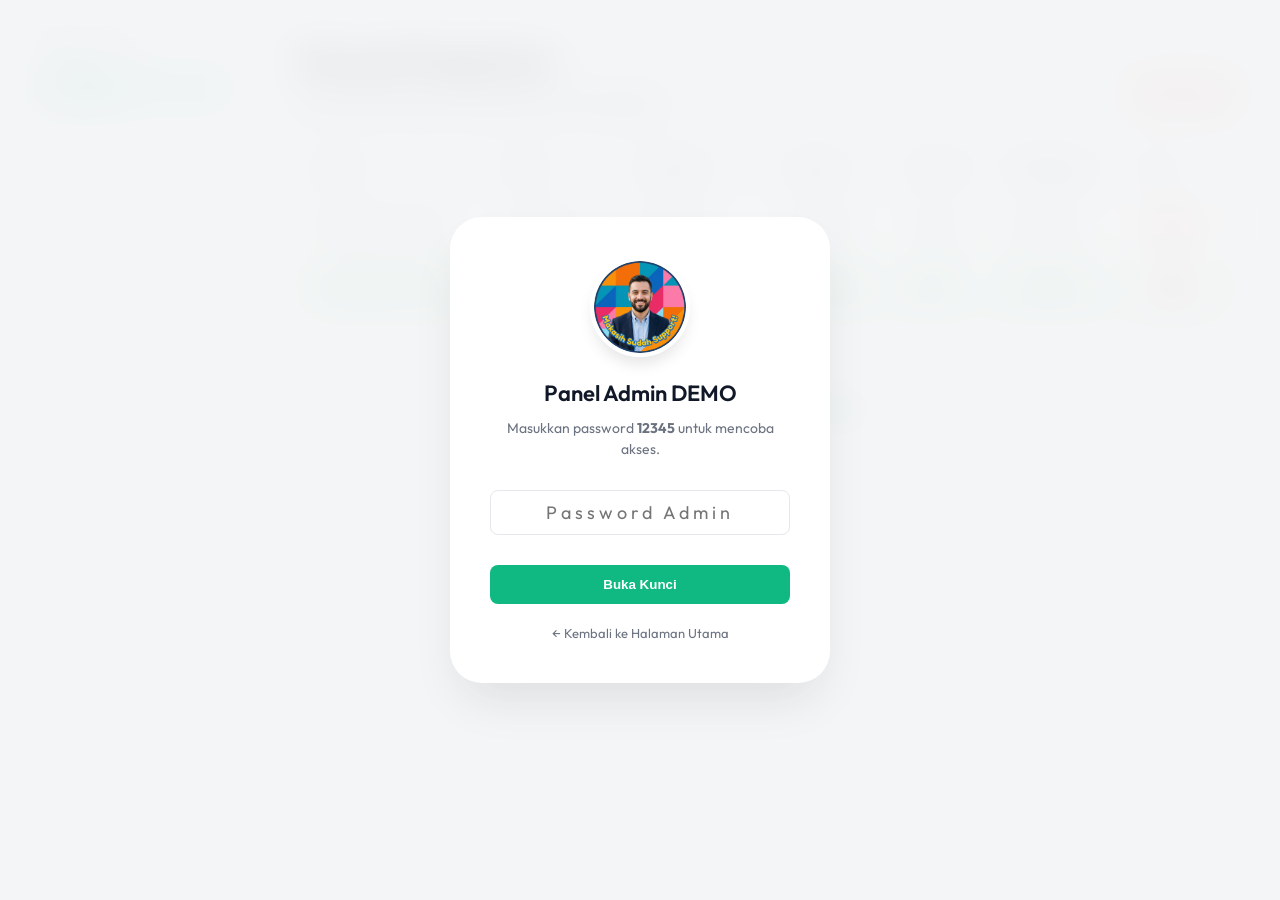
<file: demo-admin.html>
<!DOCTYPE html>
<html lang="id">

<head>
    <meta charset="UTF-8">
    <meta name="viewport" content="width=device-width, initial-scale=1.0">
    <title>DEMO Admin Dashboard - PengenBayar</title>
    <link rel="preconnect" href="https://fonts.googleapis.com">
    <link rel="preconnect" href="https://fonts.gstatic.com" crossorigin>
    <link href="https://fonts.googleapis.com/css2?family=Outfit:wght@300;400;600&display=swap" rel="stylesheet">
    <link rel="stylesheet" href="admin.css">
</head>

<body>
    <!-- Admin Login Overlay -->
    <div id="admin-login-overlay" class="login-overlay">
        <div class="login-card">
            <div class="login-avatar-container">
                <img src="./assets/user-portrait.png" id="login-profile-img" class="login-avatar" alt="Admin">
            </div>
            <h3>Panel Admin DEMO</h3>
            <p>Masukkan password <b>12345</b> untuk mencoba akses.</p>
            <div class="form-group">
                <input type="password" id="admin-password-input" class="form-control" placeholder="Password Admin"
                    style="text-align: center; font-size: 18px; letter-spacing: 4px;">
            </div>
            <button id="btn-admin-login" class="btn-primary" style="width: 100%; margin-top: 10px;">Buka Kunci</button>
            <a href="index.html" class="back-link"
                style="display: block; margin-top: 20px; font-size: 13px; color: #6b7280; text-decoration: none;">←
                Kembali ke Halaman Utama</a>
        </div>
    </div>

    <div class="dashboard-wrapper">
        <!-- Unified Sticky Navigation Group for Mobile -->
        <div class="sticky-nav-group">
            <header class="mobile-top-bar">
                <div class="brand-info">
                    <span class="brand-logo">💎</span>
                    <span class="brand-name">PengenBayar Admin</span>
                </div>
                <div class="user-status">Online</div>
            </header>

            <aside class="sidebar">
                <nav class="sidebar-nav">
                    <button class="nav-item" data-tab="settings">⚙️ Pengaturan</button>
                    <button class="nav-item active" data-tab="history">📊 Riwayat</button>
                </nav>
            </aside>
        </div>

        <main class="content">
            <!-- Settings Tab -->
            <section id="settings" class="tab-content">
                <header class="content-header">
                    <h1>Pengaturan Sistem</h1>
                    <p>Kelola nomor WhatsApp gateway dan detail rekening tujuan.</p>
                </header>

                <div class="settings-grid">
                    <div class="setting-card">
                        <h3>Kontak Admin (Penerima Pesan)</h3>
                        <div class="form-group">
                            <label>Nomor WhatsApp Admin (Contoh: 62812...)</label>
                            <input type="text" id="setting-wa-number" class="form-control" placeholder="6281234567890">
                            <small>PENTING: Gunakan format internasional (awali 62, jangan 0). Contoh:
                                6281949098789</small>
                        </div>
                    </div>

                    <div class="setting-card">
                        <h3>Status Kode Unik</h3>
                        <div class="form-group" style="display: flex; align-items: center; gap: 10px;">
                            <input type="checkbox" id="enable-unique-code" style="width: 20px; height: 20px;">
                            <label for="enable-unique-code" style="margin-bottom: 0;">Aktifkan Kode Unik</label>
                        </div>
                        <small>Angka acak 1-50 akan ditambahkan pada nominal transfer.</small>
                    </div>

                    <div class="setting-card" style="opacity: 0.6; filter: grayscale(1);">
                        <h3>Sistem Otomatisasi (Demo Mode)</h3>
                        <p style="font-size: 13px; color: #ef4444; margin-bottom: 10px;">Menu ini dinonaktifkan di
                            halaman Demo.</p>
                        <div class="form-group">
                            <label>Xsender API Endpoint</label>
                            <input type="text" class="form-control" value="HIDDEN IN DEMO" disabled>
                        </div>
                        <div class="form-group">
                            <label>Xsender API Key</label>
                            <input type="password" class="form-control" value="********" disabled>
                        </div>
                        <div class="form-group" style="display: flex; align-items: center; gap: 10px;">
                            <input type="checkbox" checked disabled style="width: 20px; height: 20px;">
                            <label style="margin-bottom: 0;">Otomatisasi Server Aktif</label>
                        </div>
                    </div>

                    <div class="setting-card">
                        <h3>Keamanan Admin</h3>
                        <div class="form-group">
                            <label>Password Login Admin</label>
                            <input type="password" id="setting-admin-password" class="form-control" value="12345"
                                disabled>
                            <small>Password Demo terkunci pada: <b>12345</b></small>
                        </div>
                    </div>

                    <div class="setting-card">
                        <h3>Foto Profil / Header</h3>
                        <div class="form-group" style="text-align: center;">
                            <div id="admin-photo-preview"
                                style="width: 120px; height: 120px; margin: 0 auto 15px; border-radius: 12px; border: 2px dashed #e5e7eb; overflow: hidden; display: flex; justify-content: center; align-items: center; background: #f9fafb;">
                                <span style="color: #9ca3af; font-size: 11px;">Belum ada foto</span>
                            </div>
                            <input type="file" id="upload-profile-img" accept="image/*" style="display: none;">
                            <div style="display: flex; justify-content: center; gap: 8px;">
                                <button type="button" class="btn-primary" style="padding: 8px 16px; font-size: 13px;"
                                    onclick="document.getElementById('upload-profile-img').click()">Pilih Foto</button>
                                <button type="button" id="remove-profile-img" class="remove-bank-btn"
                                    style="padding: 8px 16px; font-size: 13px; display: none;">Hapus</button>
                            </div>
                            <small>Pilih foto (JPG/PNG). Disarankan di bawah 1MB.</small>
                        </div>
                    </div>

                    <div class="setting-card" style="grid-column: 1 / -1;">
                        <div
                            style="display: flex; justify-content: space-between; align-items: center; margin-bottom: 20px;">
                            <h3 style="margin-bottom: 0;">Daftar Rekening / E-Wallet</h3>
                            <button id="add-bank-btn" class="btn-primary" style="padding: 8px 16px; font-size: 13px;">+
                                Tambah Rekening</button>
                        </div>
                        <div id="bank-list-container">
                            <!-- Row dinamis akan muncul di sini -->
                        </div>
                        <p id="no-banks-msg"
                            style="text-align: center; color: var(--text-muted); padding: 20px; display: none;">Belum
                            ada rekening ditambahkan.</p>
                    </div>
                </div>

                <div class="action-bar">
                    <button id="save-settings" class="btn-primary">Simpan Perubahan</button>
                    <span id="save-status" class="status-msg"></span>
                </div>
            </section>

            <!-- History Tab -->
            <section id="history" class="tab-content active">
                <header class="content-header"
                    style="display: flex; justify-content: space-between; align-items: flex-end;">
                    <div>
                        <h1>Riwayat Pengiriman</h1>
                        <p>Daftar klik dukungan yang dilakukan oleh pengguna.</p>
                    </div>
                    <button id="btn-delete-all-history" class="btn-action btn-delete"
                        style="margin-bottom: 5px; padding: 8px 15px;">Hapus Semua</button>
                </header>

                <div class="table-container">
                    <table id="history-table">
                        <thead>
                            <tr>
                                <th>Waktu</th>
                                <th>Nama</th>
                                <th>WhatsApp</th>
                                <th>Nominal</th>
                                <th>Metode</th>
                                <th>Keterangan</th>
                                <th>Aksi</th>
                            </tr>
                        </thead>
                        <tbody id="history-tbody">
                            <!-- Data populated via JS -->
                        </tbody>
                    </table>
                    <div id="no-history" class="empty-state" style="display: none;">
                        Belum ada riwayat pengiriman.
                    </div>
                </div>
                <footer class="admin-dashboard-footer"
                    style="text-align: center; margin-top: 40px; padding: 20px; border-top: 1px solid rgba(0,0,0,0.05); font-size: 13px; color: #9ca3af; line-height: 1.6;">
                    <p>@2026 PengenBayar</p>
                    <p>Developed by <a href="https://www.facebook.com/yahya.kurniawan.1800" target="_blank"
                            style="color: #0d9488; text-decoration: none; font-weight: 600;">Yahya Kurniawan</a></p>
                </footer>
        </main>
    </div>

    <!-- Edit Transaction Modal -->
    <div id="edit-modal" class="modal-overlay" style="display: none;">
        <div class="modal-content">
            <header class="modal-header">
                <h3>Edit Transaksi</h3>
                <p>Ubah detail kiriman dukungan ini</p>
            </header>
            <div class="modal-body">
                <input type="hidden" id="edit-index">
                <div class="form-group">
                    <label>Nama Pengirim</label>
                    <input type="text" id="edit-name" class="form-control">
                </div>
                <div class="form-group">
                    <label>Nomor WhatsApp</label>
                    <input type="text" id="edit-wa" class="form-control">
                </div>
                <div class="form-group">
                    <label>Nominal (Rp)</label>
                    <input type="number" id="edit-amount" class="form-control">
                </div>
                <div class="form-group">
                    <label>Keterangan</label>
                    <input type="text" id="edit-description" class="form-control">
                </div>
                <div style="display: flex; gap: 12px; margin-top: 20px;">
                    <button id="btn-save-edit" class="btn-primary" style="flex: 1;">Simpan</button>
                    <button id="btn-close-edit" class="btn-secondary"
                        style="flex: 1; background: #e5e7eb; color: #374151; border: none; padding: 12px; border-radius: 8px; font-weight: 600; cursor: pointer;">Batal</button>
                </div>
            </div>
        </div>
    </div>

    <!-- Custom Confirmation Modal -->
    <div id="confirm-modal" class="modal-overlay" style="display: none;">
        <div class="modal-content confirm-modal-content" style="text-align: center;">
            <div class="confirm-icon"
                style="width: 60px; height: 60px; background: #fee2e2; color: #ef4444; border-radius: 50%; display: flex; align-items: center; justify-content: center; font-size: 30px; font-weight: bold; margin: 0 auto 16px; animation: pulse 2s infinite;">
                !</div>
            <h3 id="confirm-title" style="margin-bottom: 8px;">Konfirmasi Hapus</h3>
            <p id="confirm-message" style="color: #6b7280; font-size: 14px; margin-bottom: 24px;">Apakah Anda yakin
                ingin menghapus data ini? Tindakan ini tidak dapat dibatalkan.</p>
            <div style="display: flex; gap: 12px;">
                <button id="btn-confirm-yes" class="btn-action btn-delete"
                    style="flex: 1; padding: 12px; font-size: 14px;">Ya, Hapus</button>
                <button id="btn-confirm-no" class="btn-secondary"
                    style="flex: 1; background: #f3f4f6; color: #374151; border: none; padding: 12px; border-radius: 8px; font-weight: 600; cursor: pointer;">Batal</button>
            </div>
        </div>
    </div>


    <div id="toast-container" class="toast-container"></div>
    <script src="demo-admin.js?v=2.1"></script>
</body>

</html>
</file>
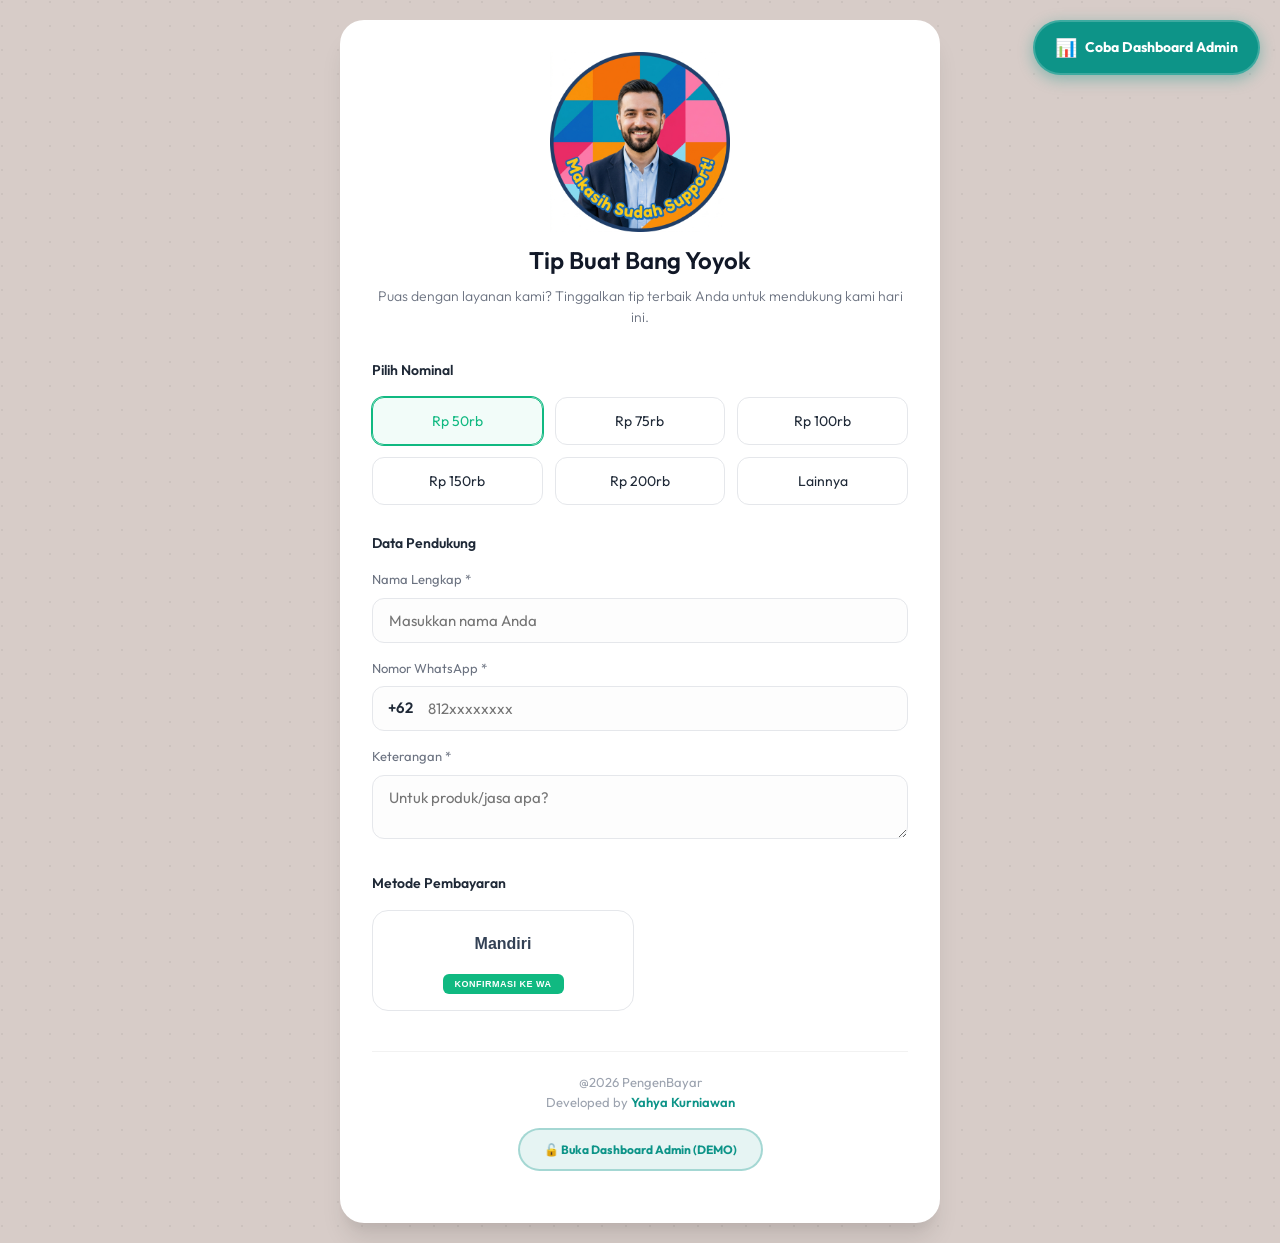
<file: demo.html>
<!DOCTYPE html>
<html lang="id">
<head>
    <meta charset="UTF-8">
    <meta name="viewport" content="width=device-width, initial-scale=1.0">
    <title>PengenBayar - DEMO</title>
    <meta name="description" content="Halaman Demo PengenBayar - Silakan coba semua fitur secara gratis.">
    <link rel="preconnect" href="https://fonts.googleapis.com">
    <link rel="preconnect" href="https://fonts.gstatic.com" crossorigin>
    <link href="https://fonts.googleapis.com/css2?family=Outfit:wght@300;400;600&display=swap" rel="stylesheet">
    <link rel="stylesheet" href="style.css">
</head>
<body>
    <!-- Floating Admin Demo Badge -->
    <a href="demo-admin.html" style="position: fixed; top: 20px; right: 20px; z-index: 1000; background: #0d9488; color: white; padding: 12px 20px; border-radius: 50px; text-decoration: none; font-weight: 700; font-size: 14px; box-shadow: 0 4px 15px rgba(13, 148, 136, 0.4); display: flex; align-items: center; gap: 8px; border: 2px solid rgba(255, 255, 255, 0.2); transition: all 0.3s ease;">
        <span style="font-size: 18px;">📊</span> Coba Dashboard Admin
    </a>

    <div class="page-wrapper">
        <main class="support-card">
            <!-- Header Section -->
            <header class="card-header">
                <div class="icon-container">
                    <img src="./assets/user-portrait.png" alt="User Portrait" id="header-profile-img" class="user-avatar">
                </div>
                <h1>Tip Buat Bang Yoyok</h1>
                <p>Puas dengan layanan kami? Tinggalkan tip terbaik Anda untuk mendukung kami hari ini.</p>
            </header>

            <!-- Amount Selection Section -->
            <section class="section">
                <h2 class="section-title">Pilih Nominal</h2>
                <div class="amount-grid">
                    <button class="amount-btn active" data-value="50000">Rp 50rb</button>
                    <button class="amount-btn" data-value="75000">Rp 75rb</button>
                    <button class="amount-btn" data-value="100000">Rp 100rb</button>
                    <button class="amount-btn" data-value="150000">Rp 150rb</button>
                    <button class="amount-btn" data-value="200000">Rp 200rb</button>
                    <button class="amount-btn" data-value="other">Lainnya</button>
                </div>
                
                <div id="other-amount-container" class="form-group" style="display: none; margin-top: 15px;">
                    <label for="custom-amount" class="form-label">Nominal Lainnya (Rp)</label>
                    <input type="text" id="custom-amount" class="form-control" placeholder="Masukkan nominal...">
                </div>
            </section>

            <!-- User Data Section -->
            <section class="data-section">
                <h2 class="section-title">Data Pendukung</h2>
                
                <div class="form-group">
                    <label for="full-name" class="form-label">Nama Lengkap *</label>
                    <input type="text" id="full-name" class="form-control" placeholder="Masukkan nama Anda" required>
                </div>

                <div class="form-group">
                    <label for="wa-number" class="form-label">Nomor WhatsApp *</label>
                    <div class="wa-input-wrapper">
                        <span class="wa-prefix">+62</span>
                        <input type="tel" id="wa-number" class="form-control" placeholder="812xxxxxxxx" required>
                    </div>
                </div>

                <div class="form-group">
                    <label for="description" class="form-label">Keterangan *</label>
                    <textarea id="description" class="form-control" placeholder="Untuk produk/jasa apa?" rows="2" required></textarea>
                </div>
            </section>

            <!-- Payment Methods Section -->
            <section class="payment-section">
                <h2 class="section-title">Metode Pembayaran</h2>
                
                <div class="payment-buttons" id="payment-buttons-container">
                    <!-- Tombol pembayaran akan di-render secara dinamis dari JS -->
                </div>
                <p id="no-payment-msg" style="text-align: center; color: var(--text-muted); font-size: 13px; display: none; margin-top: 20px;">
                    Metode pembayaran belum tersedia. Silakan hubungi admin.
                </p>
            </section>

            <footer class="card-footer-final" style="text-align: center; margin-top: 40px; padding: 20px; border-top: 1px solid rgba(0,0,0,0.05); font-size: 13px; color: #9ca3af; line-height: 1.6;">
                <p>@2026 PengenBayar</p>
                <p>Developed by <a href="https://www.facebook.com/yahya.kurniawan.1800" target="_blank" style="color: #0d9488; text-decoration: none; font-weight: 600;">Yahya Kurniawan</a></p>
                <p style="margin-top: 15px;"><a href="demo-admin.html" id="admin-entrance" style="text-decoration: none; padding: 10px 24px; background: rgba(13, 148, 136, 0.1); border: 2px solid rgba(13, 148, 136, 0.3); border-radius: 50px; color: #0d9488; font-size: 12px; font-weight: 700; display: inline-block; transition: all 0.2s ease;">🔓 Buka Dashboard Admin (DEMO)</a></p>
            </footer>
        </main>
    </div>

    <!-- Payment Instructions Modal -->
    <div id="payment-modal" class="modal-overlay" style="display: none;">
        <div class="modal-content">
            <button class="close-modal" id="close-modal-btn">&times;</button>
            <div class="modal-header">
                <h3>Instruksi Pembayaran</h3>
                <p>Ikuti langkah-langkah berikut untuk konfirmasi</p>
            </div>
            
            <div class="modal-body">
                <div class="modal-steps">
                    <div class="step-item">
                        <div class="step-number">1</div>
                        <div class="step-text">Transfer ke Rekening <strong><span id="modal-bank-name">Bank</span></strong> berikut:</div>
                    </div>

                    <div class="payment-info-card" style="margin-bottom: 20px;">
                        <div class="account-row">
                            <span id="modal-account-number" class="account-number">1234567890</span>
                            <button class="copy-btn" data-target="modal-account-number">Salin</button>
                        </div>
                        <span id="modal-account-holder" class="account-holder">A.N. Dukung Kami</span>
                    </div>

                    <div class="step-item">
                        <div class="step-number">2</div>
                        <div class="step-text">Pastikan Nominal Transfer <strong>HARUS PERSIS</strong> (termasuk kode unik):</div>
                    </div>

                    <div class="payment-info-card">
                        <div class="amount-row">
                            <span id="modal-total-amount" class="total-amount">Rp 50.123</span>
                            <button class="copy-btn" data-target="modal-total-amount">Salin</button>
                        </div>
                        <p class="unique-code-notice">PENTING: Mohon sertakan angka unik ini agar verifikasi manual lebih cepat.</p>
                    </div>

                    <div class="step-item" style="margin-top: 20px;">
                        <div class="step-number">3</div>
                        <div class="step-text">Setelah transfer, klik tombol di bawah untuk <strong>Konfirmasi & Kirim Bukti Transfer</strong> via WhatsApp.</div>
                    </div>
                </div>

                <div class="modal-actions">
                    <button id="btn-confirm-payment" class="btn-confirm">SAYA SUDAH TRANSFER</button>
                </div>
            </div>
        </div>
    </div>

    <div id="toast-container" class="toast-container"></div>
    <script src="demo-script.js?v=2.1"></script>
</body>
</html>
</file>
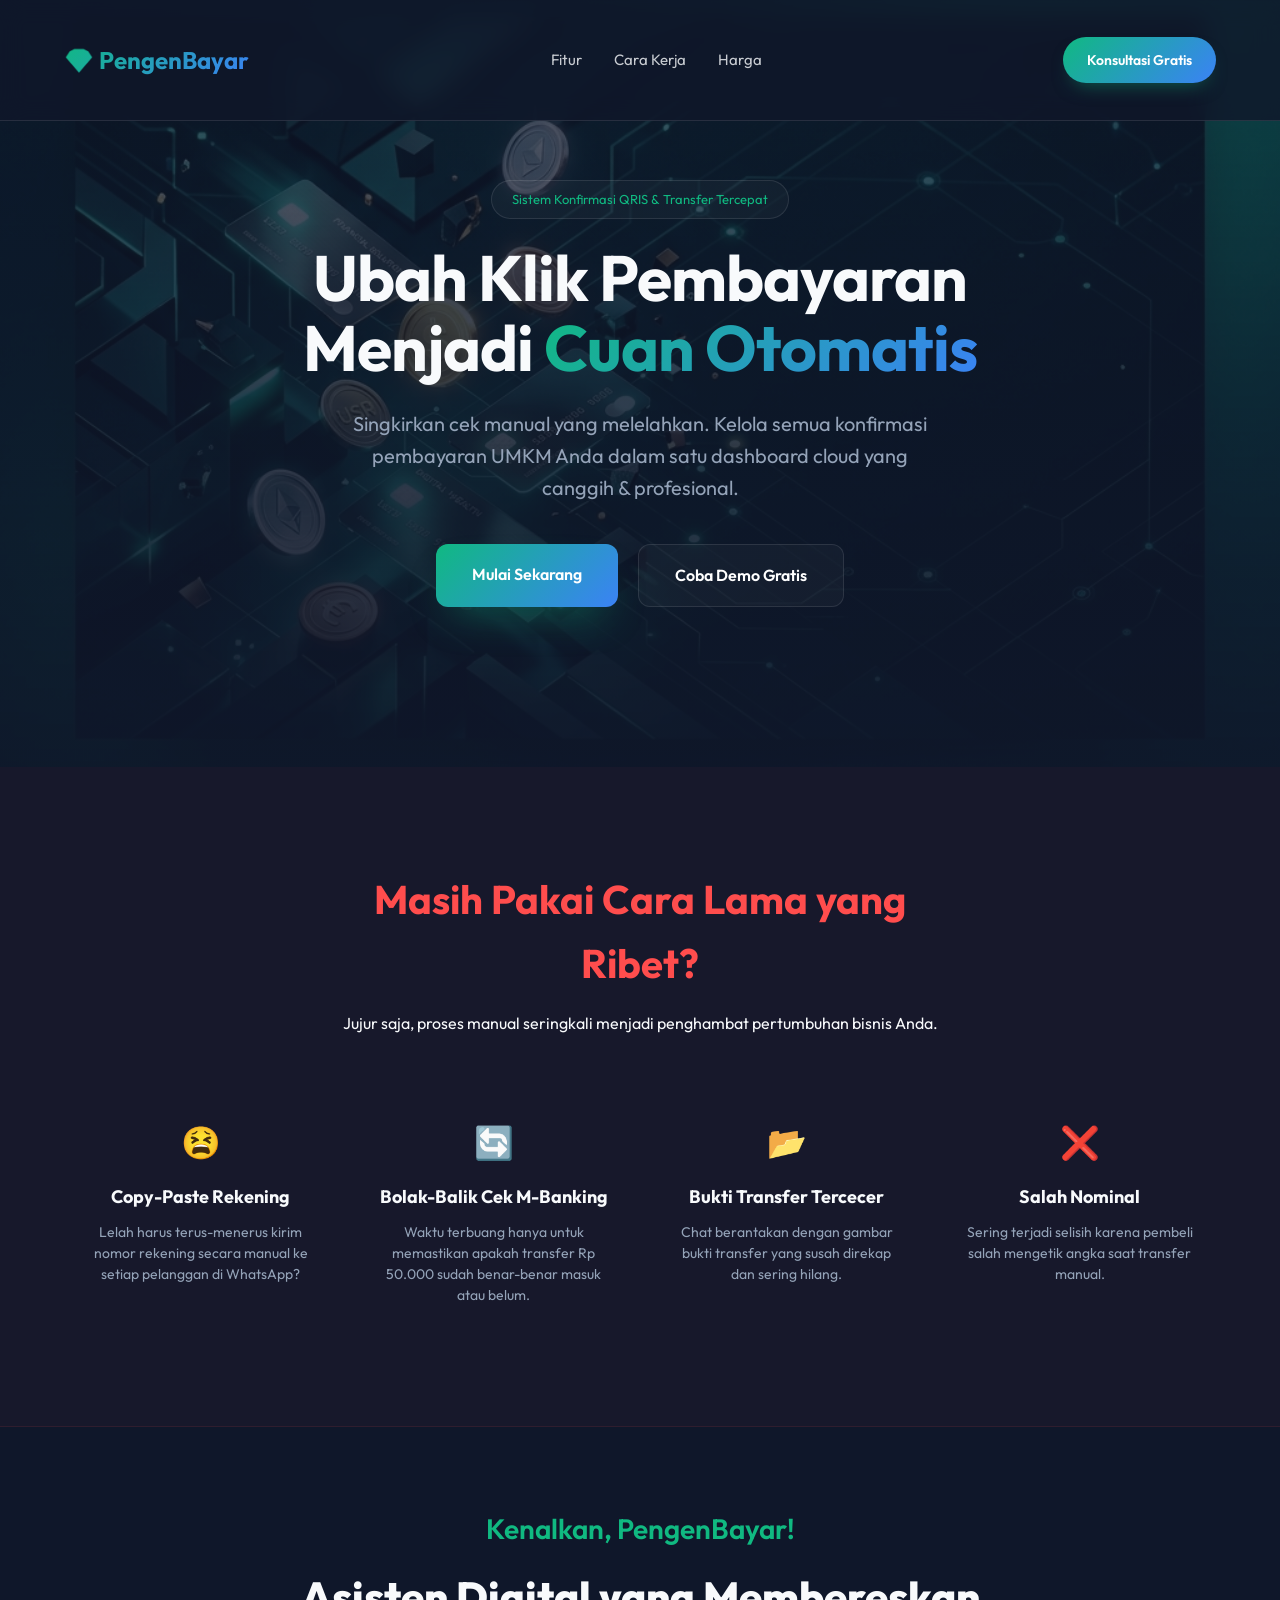
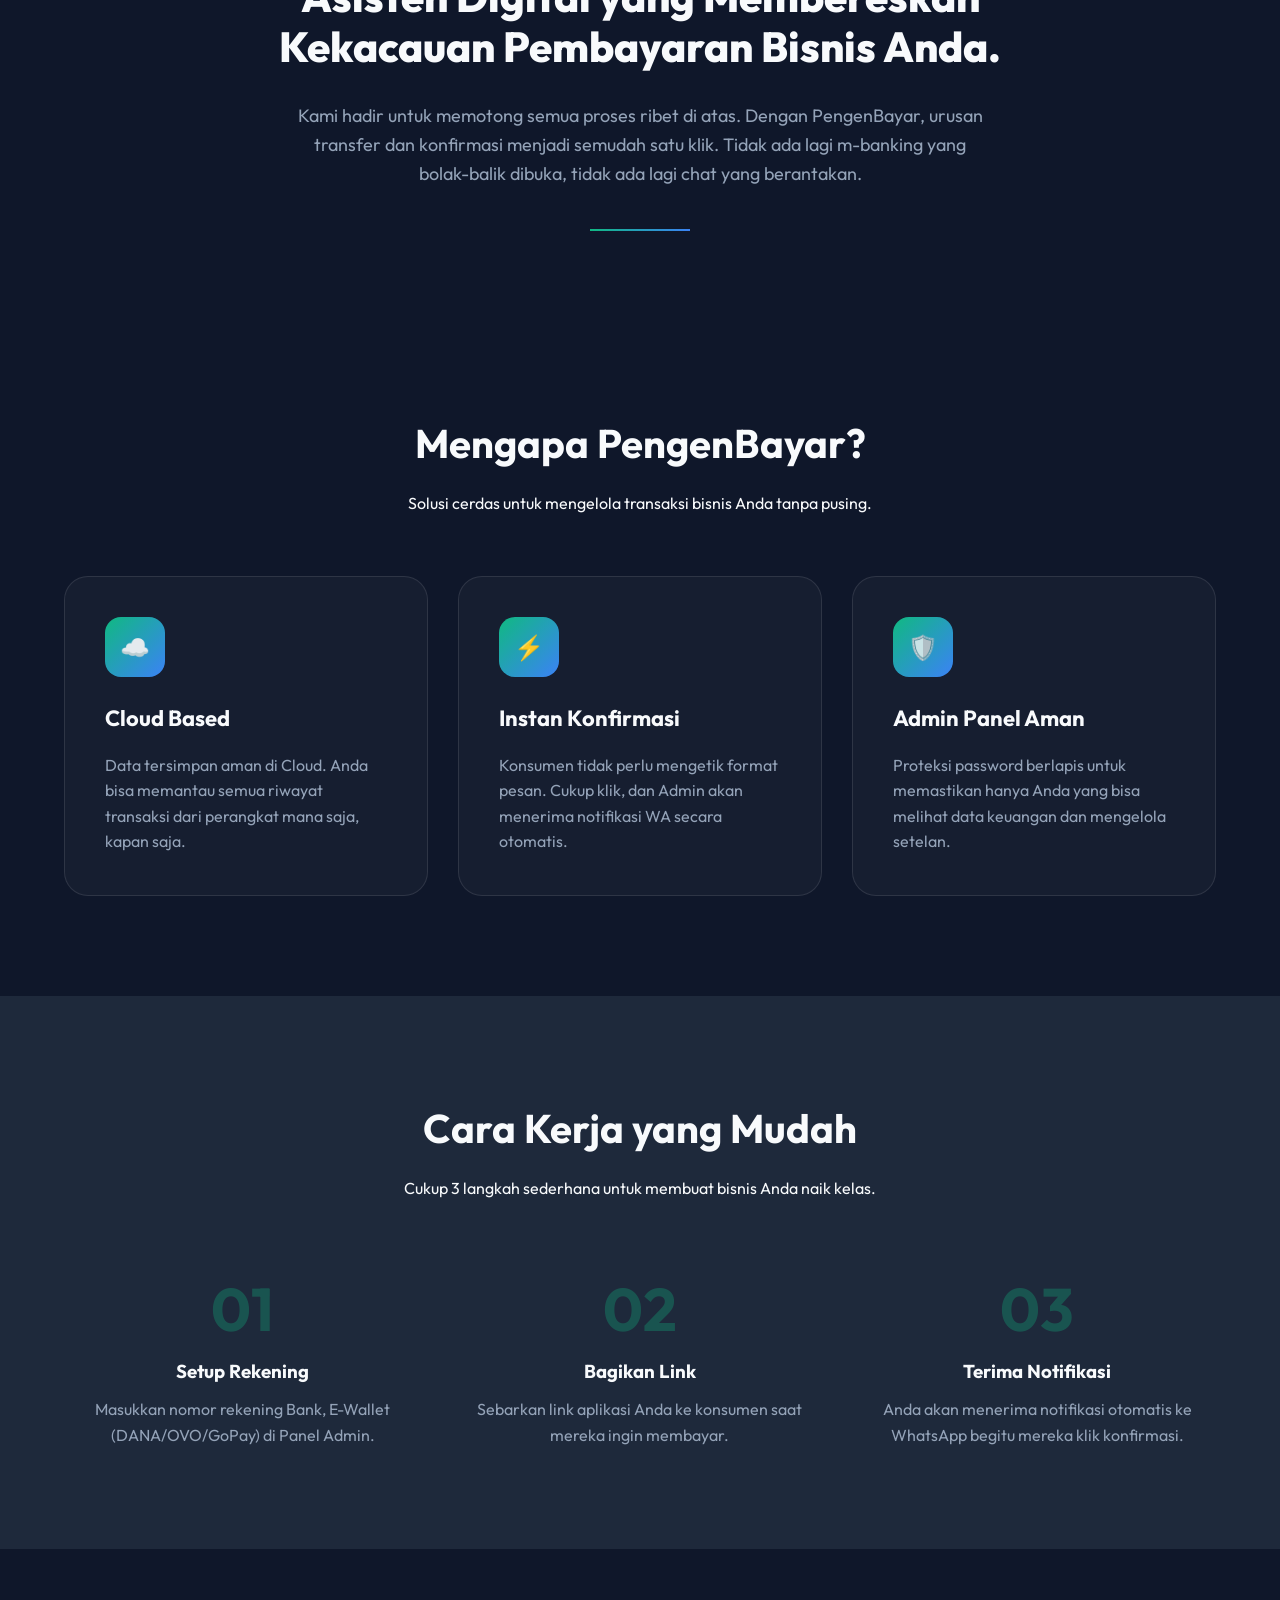
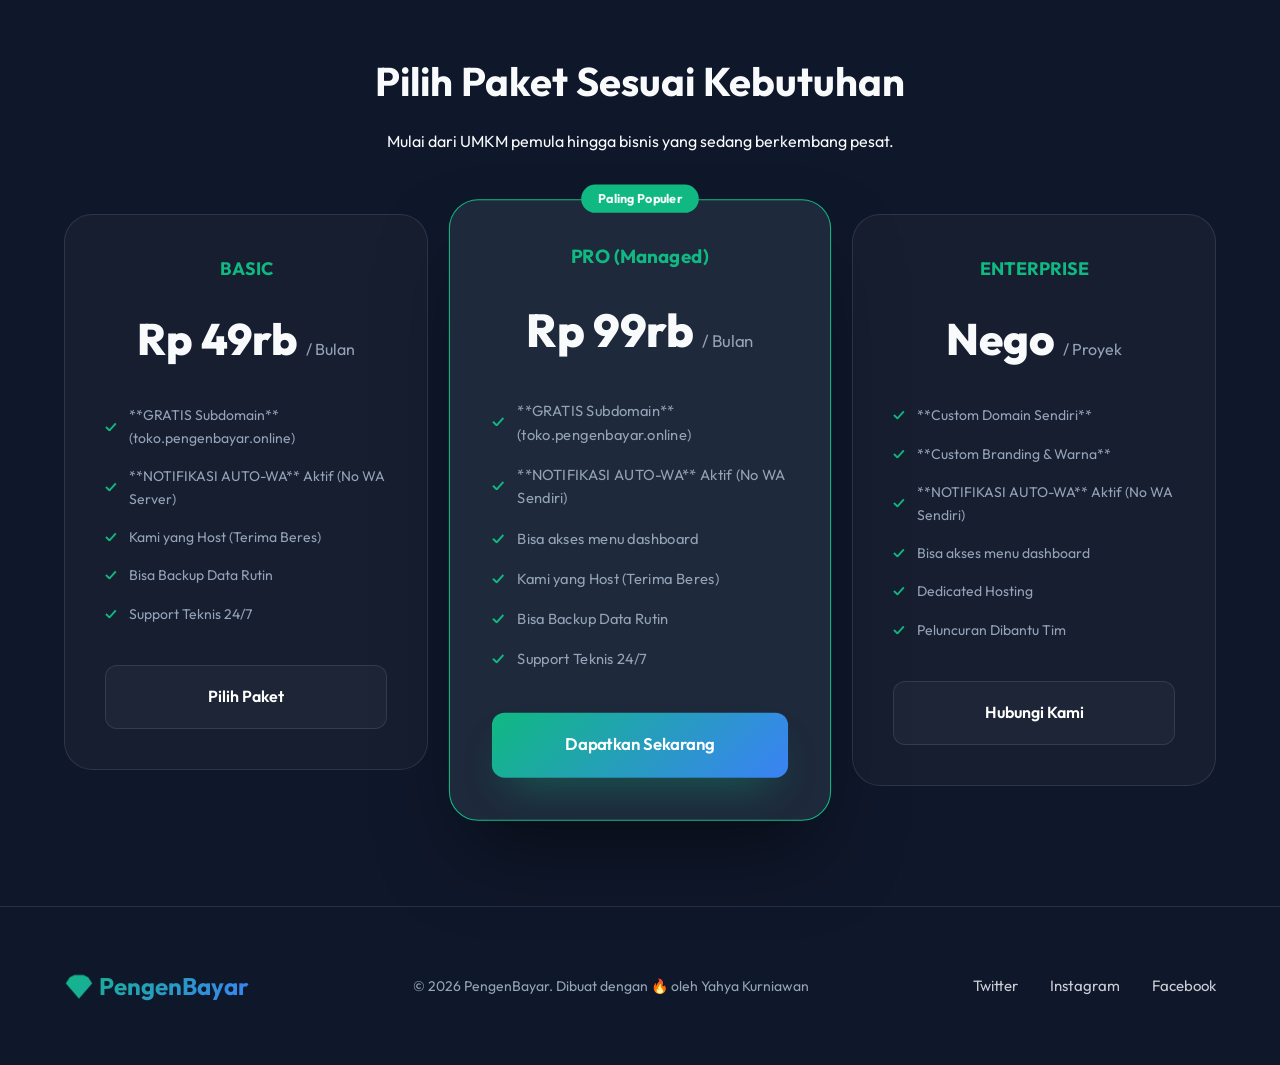
<file: landing.html>
<!DOCTYPE html>
<html lang="id">
<head>
    <meta charset="UTF-8">
    <meta name="viewport" content="width=device-width, initial-scale=1.0">
    <title>PengenBayar - Ubah Klik Menjadi Cuan | Sistem Konfirmasi Pembayaran Otomatis</title>
    <link rel="preconnect" href="https://fonts.googleapis.com">
    <link rel="preconnect" href="https://fonts.gstatic.com" crossorigin>
    <link href="https://fonts.googleapis.com/css2?family=Outfit:wght@300;400;600;700;800&display=swap" rel="stylesheet">
    <link rel="stylesheet" href="landing.css">
    <style>
        .hero {
            background: linear-gradient(rgba(15, 23, 42, 0.7), rgba(15, 23, 42, 0.95)), 
                        url('hero-bg.png');
            background-size: cover;
            background-position: center;
        }
    </style>
</head>
<body>
    <nav>
        <div class="container">
            <div class="logo">💎 PengenBayar</div>
            <div class="nav-links">
                <a href="#fitur">Fitur</a>
                <a href="#cara-kerja">Cara Kerja</a>
                <a href="#harga">Harga</a>
            </div>
            <a href="https://wa.me/6281949098789?text=Halo,%20saya%20tertarik%20dengan%20PengenBayar" class="btn-nav">Konsultasi Gratis</a>
        </div>
    </nav>

    <header class="hero">
        <div class="container">
            <div class="hero-content">
                <span class="badge">Sistem Konfirmasi QRIS & Transfer Tercepat</span>
                <h1>Ubah Klik Pembayaran Menjadi <span>Cuan Otomatis</span></h1>
                <p>Singkirkan cek manual yang melelahkan. Kelola semua konfirmasi pembayaran UMKM Anda dalam satu dashboard cloud yang canggih & profesional.</p>
                <div class="hero-btns">
                    <a href="#harga" class="btn-primary">Mulai Sekarang</a>
                    <a href="demo.html" class="btn-secondary" target="_blank">Coba Demo Gratis</a>
                </div>
            </div>
        </div>
    </header>

    <section id="pain-points" style="background: rgba(255, 68, 68, 0.03); border-bottom: 1px solid rgba(255, 68, 68, 0.1);">
        <div class="container">
            <div class="section-header">
                <h2 style="color: #ff4d4d;">Masih Pakai Cara Lama yang Ribet?</h2>
                <p>Jujur saja, proses manual seringkali menjadi penghambat pertumbuhan bisnis Anda.</p>
            </div>
            <div class="pain-grid">
                <div class="pain-item">
                    <div class="pain-icon">😫</div>
                    <h4>Copy-Paste Rekening</h4>
                    <p>Lelah harus terus-menerus kirim nomor rekening secara manual ke setiap pelanggan di WhatsApp?</p>
                </div>
                <div class="pain-item">
                    <div class="pain-icon">🔄</div>
                    <h4>Bolak-Balik Cek M-Banking</h4>
                    <p>Waktu terbuang hanya untuk memastikan apakah transfer Rp 50.000 sudah benar-benar masuk atau belum.</p>
                </div>
                <div class="pain-item">
                    <div class="pain-icon">📂</div>
                    <h4>Bukti Transfer Tercecer</h4>
                    <p>Chat berantakan dengan gambar bukti transfer yang susah direkap dan sering hilang.</p>
                </div>
                <div class="pain-item">
                    <div class="pain-icon">❌</div>
                    <h4>Salah Nominal</h4>
                    <p>Sering terjadi selisih karena pembeli salah mengetik angka saat transfer manual.</p>
                </div>
            </div>
        </div>
    </section>

    <section id="bridge" style="background: var(--dark); padding: 80px 0; text-align: center;">
        <div class="container">
            <h3 style="font-size: 28px; font-weight: 600; margin-bottom: 20px; color: var(--primary);">Kenalkan, PengenBayar!</h3>
            <h2 style="font-size: 42px; font-weight: 800; line-height: 1.2; max-width: 800px; margin: 0 auto 30px;">
                Asisten Digital yang Membereskan <br><span>Kekacauan Pembayaran</span> Bisnis Anda.
            </h2>
            <p style="font-size: 18px; color: var(--text-muted); max-width: 700px; margin: 0 auto 40px;">
                Kami hadir untuk memotong semua proses ribet di atas. Dengan PengenBayar, urusan transfer dan konfirmasi menjadi semudah satu klik. Tidak ada lagi m-banking yang bolak-balik dibuka, tidak ada lagi chat yang berantakan.
            </p>
            <div style="height: 2px; width: 100px; background: var(--grad); margin: 0 auto;"></div>
        </div>
    </section>

    <section id="fitur">
        <div class="container">
            <div class="section-header">
                <h2>Mengapa PengenBayar?</h2>
                <p>Solusi cerdas untuk mengelola transaksi bisnis Anda tanpa pusing.</p>
            </div>
            <div class="features-grid">
                <div class="feature-card">
                    <div class="feature-icon">☁️</div>
                    <h3>Cloud Based</h3>
                    <p>Data tersimpan aman di Cloud. Anda bisa memantau semua riwayat transaksi dari perangkat mana saja, kapan saja.</p>
                </div>
                <div class="feature-card">
                    <div class="feature-icon">⚡</div>
                    <h3>Instan Konfirmasi</h3>
                    <p>Konsumen tidak perlu mengetik format pesan. Cukup klik, dan Admin akan menerima notifikasi WA secara otomatis.</p>
                </div>
                <div class="feature-card">
                    <div class="feature-icon">🛡️</div>
                    <h3>Admin Panel Aman</h3>
                    <p>Proteksi password berlapis untuk memastikan hanya Anda yang bisa melihat data keuangan dan mengelola setelan.</p>
                </div>
            </div>
        </div>
    </section>

    <section id="cara-kerja" style="background: var(--dark-lighter);">
        <div class="container">
            <div class="section-header">
                <h2>Cara Kerja yang Mudah</h2>
                <p>Cukup 3 langkah sederhana untuk membuat bisnis Anda naik kelas.</p>
            </div>
            <div style="display: flex; flex-wrap: wrap; gap: 40px; justify-content: center; text-align: center;">
                <div style="flex: 1; min-width: 250px;">
                    <h1 style="color: var(--primary); font-size: 60px; opacity: 0.3;">01</h1>
                    <h3 style="margin-bottom: 10px;">Setup Rekening</h3>
                    <p style="color: var(--text-muted);">Masukkan nomor rekening Bank, E-Wallet (DANA/OVO/GoPay) di Panel Admin.</p>
                </div>
                <div style="flex: 1; min-width: 250px;">
                    <h1 style="color: var(--primary); font-size: 60px; opacity: 0.3;">02</h1>
                    <h3 style="margin-bottom: 10px;">Bagikan Link</h3>
                    <p style="color: var(--text-muted);">Sebarkan link aplikasi Anda ke konsumen saat mereka ingin membayar.</p>
                </div>
                <div style="flex: 1; min-width: 250px;">
                    <h1 style="color: var(--primary); font-size: 60px; opacity: 0.3;">03</h1>
                    <h3 style="margin-bottom: 10px;">Terima Notifikasi</h3>
                    <p style="color: var(--text-muted);">Anda akan menerima notifikasi otomatis ke WhatsApp begitu mereka klik konfirmasi.</p>
                </div>
            </div>
        </div>
    </section>

    <section id="harga">
        <div class="container">
            <div class="section-header">
                <h2>Pilih Paket Sesuai Kebutuhan</h2>
                <p>Mulai dari UMKM pemula hingga bisnis yang sedang berkembang pesat.</p>
            </div>
            <div class="pricing-grid">
                <div class="pricing-card">
                    <h3>BASIC</h3>
                    <div class="price">Rp 49rb <span>/ Bulan</span></div>
                    <ul class="pricing-features">
                        <li>**GRATIS Subdomain** (toko.pengenbayar.online)</li>
                        <li>**NOTIFIKASI AUTO-WA** Aktif (No WA Server)</li>
                        <li>Kami yang Host (Terima Beres)</li>
                        <li>Bisa Backup Data Rutin</li>
                        <li>Support Teknis 24/7</li>
                    </ul>
                    <a href="https://wa.me/6281949098789?text=Pesan%20Paket%20Basic%2049rb" class="btn-secondary" style="display: block;">Pilih Paket</a>
                </div>

                <div class="pricing-card featured">
                    <div class="featured-label">Paling Populer</div>
                    <h3>PRO (Managed)</h3>
                    <div class="price">Rp 99rb <span>/ Bulan</span></div>
                    <ul class="pricing-features">
                        <li>**GRATIS Subdomain** (toko.pengenbayar.online)</li>
                        <li>**NOTIFIKASI AUTO-WA** Aktif (No WA Sendiri)</li>
                        <li>Bisa akses menu dashboard</li>
                        <li>Kami yang Host (Terima Beres)</li>
                        <li>Bisa Backup Data Rutin</li>
                        <li>Support Teknis 24/7</li>
                    </ul>
                    <a href="https://wa.me/6281949098789?text=Pesan%20Paket%20Pro%2099rb" class="btn-primary" style="display: block;">Dapatkan Sekarang</a>
                </div>

                <div class="pricing-card">
                    <h3>ENTERPRISE</h3>
                    <div class="price">Nego <span>/ Proyek</span></div>
                    <ul class="pricing-features">
                        <li>**Custom Domain Sendiri**</li>
                        <li>**Custom Branding & Warna**</li>
                        <li>**NOTIFIKASI AUTO-WA** Aktif (No WA Sendiri)</li>
                        <li>Bisa akses menu dashboard</li>
                        <li>Dedicated Hosting</li>
                        <li>Peluncuran Dibantu Tim</li>
                    </ul>
                    <a href="https://wa.me/6281234567890?text=Ingin%20Tanya%20Paket%20Enterprise" class="btn-secondary" style="display: block;">Hubungi Kami</a>
                </div>
            </div>
        </div>
    </section>

    <footer style="padding: 60px 0; border-top: 1px solid var(--glass-border);">
        <div class="container" style="display: flex; justify-content: space-between; align-items: center; flex-wrap: wrap; gap: 20px;">
            <div class="logo">💎 PengenBayar</div>
            <div style="color: var(--text-muted); font-size: 14px;">&copy; 2026 PengenBayar. Dibuat dengan 🔥 oleh Yahya Kurniawan</div>
            <div class="nav-links">
                <a href="#fitur">Twitter</a>
                <a href="#fitur">Instagram</a>
                <a href="#fitur">Facebook</a>
            </div>
        </div>
    </footer>

    <script>
        // Smooth Scroll Effect
        document.querySelectorAll('a[href^="#"]').forEach(anchor => {
            anchor.addEventListener('click', function (e) {
                e.preventDefault();
                document.querySelector(this.getAttribute('href')).scrollIntoView({
                    behavior: 'smooth'
                });
            });
        });

        // Sticky Nav Change on Scroll
        window.addEventListener('scroll', () => {
            const nav = document.querySelector('nav');
            if (window.scrollY > 50) {
                nav.style.background = 'rgba(15, 23, 42, 0.95)';
                nav.style.padding = '10px 0';
            } else {
                nav.style.background = 'rgba(15, 23, 42, 0.8)';
                nav.style.padding = '20px 0';
            }
        });
    </script>
</body>
</html>
</file>
<file: admin.css>
:root {
    --primary: #10b981;
    --primary-dark: #059669;
    --bg-page: #f9fafb;
    --bg-sidebar: #111827;
    --bg-card: #ffffff;
    --text-main: #1f2937;
    --text-muted: #6b7280;
    --border-color: #e5e7eb;
    --shadow-sm: 0 1px 2px 0 rgba(0, 0, 0, 0.05);
    --shadow-md: 0 4px 6px -1px rgba(0, 0, 0, 0.1), 0 2px 4px -1px rgba(0, 0, 0, 0.06);
    --transition: all 0.2s ease;
}

* {
    margin: 0;
    padding: 0;
    box-sizing: border-box;
}

body {
    font-family: 'Outfit', sans-serif;
    background-color: var(--bg-page);
    color: var(--text-main);
    line-height: 1.5;
    height: 100vh;
    overflow: hidden;
}

.dashboard-wrapper {
    display: flex;
    height: 100vh;
}

/* Professional Header - Hidden on Desktop */
.mobile-top-bar {
    display: none;
}

/* Sidebar Styling (Globally refined) */
.sidebar {
    width: 260px;
    background: var(--bg-dark);
    color: white;
    display: flex;
    flex-direction: column;
    padding: 24px 16px;
    transition: var(--transition);
}

.sidebar-header {
    padding: 0 24px;
    margin-bottom: 40px;
    display: flex;
    align-items: center;
    gap: 12px;
}

.admin-icon {
    width: 32px;
    height: 32px;
    background: var(--primary);
    border-radius: 8px;
    display: flex;
    justify-content: center;
    align-items: center;
    font-weight: 600;
}

.sidebar-header h2 {
    font-size: 18px;
    font-weight: 600;
}

.sidebar-nav {
    display: flex;
    flex-direction: column;
    gap: 4px;
    padding: 0 12px;
}

.nav-item {
    background: transparent;
    border: none;
    color: #9ca3af;
    padding: 12px 16px;
    border-radius: 8px;
    text-align: left;
    cursor: pointer;
    font-size: 14px;
    font-weight: 400;
    transition: var(--transition);
    text-decoration: none;
}

.nav-item:hover {
    background: rgba(255, 255, 255, 0.05);
    color: white;
}

.nav-item.active {
    background: rgba(16, 185, 129, 0.1);
    color: var(--primary);
    font-weight: 600;
}

.back-home {
    margin-top: auto;
    border-top: 1px solid rgba(255, 255, 255, 0.1);
    padding-top: 24px;
    color: #ef4444;
}

/* Main Content */
.content {
    flex: 1;
    overflow-y: auto;
    padding: 40px;
}

.tab-content {
    display: none;
    animation: fadeIn 0.3s ease;
}

.tab-content.active {
    display: block;
}

@keyframes fadeIn {
    from { opacity: 0; }
    to { opacity: 1; }
}

.content-header {
    margin-bottom: 32px;
}

.content-header h1 {
    font-size: 28px;
    font-weight: 600;
    margin-bottom: 8px;
}

.content-header p {
    color: var(--text-muted);
}

/* Settings Grid */
.settings-grid {
    display: grid;
    grid-template-columns: repeat(auto-fit, minmax(300px, 1fr));
    gap: 24px;
    margin-bottom: 32px;
}

.setting-card {
    background: white;
    padding: 24px;
    border-radius: 16px;
    box-shadow: var(--shadow-sm);
    border: 1px solid var(--border-color);
}

.setting-card h3 {
    font-size: 16px;
    font-weight: 600;
    margin-bottom: 20px;
    color: #111827;
}

/* Form Styles */
.form-group {
    margin-bottom: 20px;
}

.form-group label {
    display: block;
    font-size: 13px;
    font-weight: 500;
    color: var(--text-muted);
    margin-bottom: 8px;
}

.form-control {
    width: 100%;
    border: 1px solid var(--border-color);
    border-radius: 8px;
    padding: 10px 14px;
    font-size: 14px;
    font-family: 'Outfit', sans-serif;
    transition: var(--transition);
}

.form-control:focus {
    outline: none;
    border-color: var(--primary);
    box-shadow: 0 0 0 3px rgba(16, 185, 129, 0.1);
}

.form-group small {
    display: block;
    margin-top: 4px;
    font-size: 11px;
    color: var(--text-muted);
}

/* Actions */
.action-bar {
    display: flex;
    align-items: center;
    gap: 16px;
}

.btn-primary {
    background: var(--primary);
    color: white;
    border: none;
    padding: 12px 24px;
    border-radius: 8px;
    font-weight: 600;
    cursor: pointer;
    transition: var(--transition);
}

.btn-primary:hover {
    background: var(--primary-dark);
}

.status-msg {
    font-size: 14px;
    font-weight: 500;
}

.status-msg.success { color: #10b981; }
.status-msg.error { color: #ef4444; }

/* Table */
.table-container {
    background: white;
    border-radius: 16px;
    box-shadow: var(--shadow-sm);
    border: 1px solid var(--border-color);
    overflow: hidden;
}

table {
    width: 100%;
    border-collapse: collapse;
    text-align: left;
}

th {
    background: #f9fafb;
    padding: 16px;
    font-size: 12px;
    font-weight: 600;
    color: var(--text-muted);
    text-transform: uppercase;
    border-bottom: 1px solid var(--border-color);
}

td {
    padding: 16px;
    font-size: 14px;
    border-bottom: 1px solid var(--border-color);
}

.empty-state {
    padding: 40px;
    text-align: center;
    color: var(--text-muted);
}

/* Bank List Dinamis */
.bank-row {
    display: grid;
    grid-template-columns: 1fr 1fr 1fr auto;
    gap: 12px;
    margin-bottom: 12px;
    align-items: end;
    background: #fcfcfc;
    padding: 16px;
    border-radius: 12px;
    border: 1px dashed var(--border-color);
    transition: var(--transition);
}

.bank-row:hover {
    border-color: var(--primary);
    background: #f6fdfa;
}

.remove-bank-btn {
    background: #fee2e2;
    color: #ef4444;
    border: none;
    padding: 10px 16px;
    border-radius: 8px;
    cursor: pointer;
    font-size: 13px;
    font-weight: 600;
    transition: var(--transition);
    height: 40px;
}

.remove-bank-btn:hover {
    background: #fecaca;
    transform: scale(0.98);
}

/* Action Buttons in Table */
.btn-action {
    padding: 6px 12px;
    border-radius: 6px;
    font-size: 11px;
    font-weight: 600;
    cursor: pointer;
    border: none;
    transition: var(--transition);
    margin-right: 4px;
}

.btn-confirm {
    background: #ecfdf5;
    color: #10b981;
    border: 1px solid #10b981;
}
.btn-confirm:hover { background: #10b981; color: white; }

.btn-edit {
    background: #eff6ff;
    color: #3b82f6;
    border: 1px solid #3b82f6;
}
.btn-edit:hover { background: #3b82f6; color: white; }

.btn-delete {
    background: #fef2f2;
    color: #ef4444;
    border: 1px solid #ef4444;
}
.btn-delete:hover { background: #ef4444; color: white; }

/* Modal Overlay */
.modal-overlay {
    position: fixed;
    top: 0;
    left: 0;
    width: 100%;
    height: 100%;
    background: rgba(17, 24, 39, 0.7);
    backdrop-filter: blur(8px);
    display: flex;
    justify-content: center;
    align-items: center;
    z-index: 1000;
    padding: 20px;
    animation: fadeIn 0.3s ease;
}

/* Modal Content */
.modal-content {
    background: white;
    width: 100%;
    max-width: 420px;
    border-radius: 28px;
    padding: 32px;
    position: relative;
    box-shadow: 0 25px 50px -12px rgba(0, 0, 0, 0.25);
    animation: scaleUp 0.3s cubic-bezier(0.16, 1, 0.3, 1);
}

.modal-header {
    text-align: center;
    margin-bottom: 24px;
}

.modal-header h3 {
    font-size: 20px;
    font-weight: 600;
    color: #111827;
    margin-bottom: 4px;
}

.modal-header p {
    font-size: 14px;
    color: var(--text-muted);
}

@keyframes scaleUp {
    from { opacity: 0; transform: scale(0.95); }
    to { opacity: 1; transform: scale(1); }
}

/* Toast Notification Pro */
.toast-container {
    position: fixed;
    bottom: 24px;
    right: 24px;
    z-index: 9999;
    display: flex;
    flex-direction: column;
    gap: 12px;
    pointer-events: none;
}

.toast {
    background: rgba(255, 255, 255, 0.9);
    backdrop-filter: blur(10px);
    border: 1px solid rgba(255, 255, 255, 0.2);
    box-shadow: 0 10px 25px -5px rgba(0, 0, 0, 0.1), 0 8px 10px -6px rgba(0, 0, 0, 0.1);
    border-radius: 12px;
    padding: 16px 20px;
    min-width: 300px;
    max-width: 400px;
    display: flex;
    align-items: center;
    gap: 12px;
    pointer-events: auto;
    animation: slideInRight 0.3s cubic-bezier(0.16, 1, 0.3, 1), fadeOut 0.3s ease forwards 4.7s;
}

.toast.success { border-left: 4px solid var(--primary); }
.toast.error { border-left: 4px solid #ef4444; }
.toast.info { border-left: 4px solid #3b82f6; }

.toast-content {
    flex: 1;
    font-size: 14px;
    font-weight: 500;
    color: #1f2937;
    line-height: 1.4;
}

@keyframes pulse {
    0% { transform: scale(1); box-shadow: 0 0 0 0 rgba(239, 68, 68, 0.4); }
    70% { transform: scale(1.05); box-shadow: 0 0 0 15px rgba(239, 68, 68, 0); }
    100% { transform: scale(1); box-shadow: 0 0 0 0 rgba(239, 68, 68, 0); }
}

@keyframes slideInRight {
    from { opacity: 0; transform: translateX(100%) scale(0.9); }
    to { opacity: 1; transform: translateX(0) scale(1); }
}


/* Admin Login Overlay */
.login-overlay {
    position: fixed;
    top: 0;
    left: 0;
    width: 100%;
    height: 100%;
    background: rgba(243, 244, 246, 0.8);
    backdrop-filter: blur(20px);
    z-index: 10000; /* Above everything */
    display: flex;
    align-items: center;
    justify-content: center;
    padding: 20px;
}

.login-card {
    background: white;
    width: 100%;
    max-width: 380px;
    padding: 40px;
    border-radius: 32px;
    text-align: center;
    box-shadow: 0 25px 50px -12px rgba(0, 0, 0, 0.1);
    animation: scaleUp 0.4s cubic-bezier(0.16, 1, 0.3, 1);
}

.login-avatar-container {
    width: 100px;
    height: 100px;
    margin: 0 auto 20px;
}

.login-avatar {
    width: 100%;
    height: 100%;
    object-fit: cover;
    border-radius: 50%;
    border: 4px solid white;
    box-shadow: 0 10px 15px -3px rgba(0, 0, 0, 0.1);
}

.login-card h3 {
    font-size: 22px;
    font-weight: 600;
    color: #111827;
    margin-bottom: 8px;
}

.login-card p {
    font-size: 14px;
    color: #6b7280;
    margin-bottom: 30px;
}

@keyframes fadeOut {
    from { opacity: 1; transform: scale(1); }
    to { opacity: 0; transform: scale(0.9); }
}

/* Confirmed Row Highlights */
.confirmed-row {
    background-color: #f0fdf4 !important; /* Hijau sangat muda */
}

.confirmed-row td {
    color: #166534;
}

.btn-confirmed-status {
    background: #10b981 !important;
    color: white !important;
    border: none !important;
    cursor: default !important;
}

.btn-confirmed-status::before {
    content: '✓ ';
}
/* Mobile Optimization: Bottom Navigation & Responsive Layout */
@media (max-width: 768px) {
    body {
        overflow: auto;
        height: auto;
    }

    .dashboard-wrapper {
        flex-direction: column;
        height: auto;
        padding-bottom: 20px;
    }

    /* Unified Professional Sticky Header & Nav Group */
    .sticky-nav-group {
        position: sticky;
        top: 0;
        z-index: 1000;
        background: #fff;
        box-shadow: 0 10px 15px -3px rgba(0, 0, 0, 0.05);
    }

    .mobile-top-bar {
        display: flex;
        justify-content: space-between;
        align-items: center;
        padding: 12px 20px;
        background: transparent; /* Background now handled by group */
        border-bottom: 1px solid rgba(0, 0, 0, 0.05);
    }

    .brand-info {
        display: flex;
        align-items: center;
        gap: 8px;
    }

    .brand-logo { font-size: 20px; }
    .brand-name {
        font-weight: 600;
        font-size: 15px;
        color: #111827;
        letter-spacing: -0.01em;
    }

    .user-status {
        font-size: 11px;
        color: #10b981;
        font-weight: 600;
        text-transform: uppercase;
        display: flex;
        align-items: center;
        gap: 4px;
    }

    .user-status::before {
        content: '';
        width: 6px;
        height: 6px;
        background: #10b981;
        border-radius: 50%;
    }

    /* Pro Navigation Tabs (Stays under Header) */
    .sidebar {
        width: 100%;
        height: auto;
        position: static; /* No longer individually sticky */
        background: transparent;
        border: none;
        padding: 12px 20px 10px 20px;
        margin-bottom: 0px;
        order: -1;
    }

    .sidebar-header {
        display: none;
    }

    .sidebar-nav {
        flex-direction: row;
        width: 100%;
        justify-content: flex-start;
        padding: 0;
        gap: 12px;
        overflow-x: auto;
        scrollbar-width: none;
    }

    .sidebar-nav::-webkit-scrollbar { display: none; }

    .nav-item {
        padding: 6px 16px;
        background: #f3f4f6 !important;
        color: #6b7280;
        font-size: 13px;
        font-weight: 500;
        border-radius: 20px;
        box-shadow: none;
        display: inline-flex;
        align-items: center;
        border: 1px solid transparent;
        transition: all 0.3s ease;
        white-space: nowrap;
    }

    .nav-item.active {
        background: #111827 !important; /* Dark theme for active tab */
        color: #fff;
        font-weight: 600;
        transform: none;
        box-shadow: 0 4px 6px -1px rgba(0, 0, 0, 0.1);
    }

    .nav-item i {
        display: inline-block;
        font-size: 14px;
        margin-right: 6px;
    }

    .nav-item:not(:last-child)::after {
        display: none; /* Hide breadcrumb symbols in Pill mode */
    }

    .nav-item.back-home {
        display: none;
    }

    /* Content Area Adjustment */
    .dashboard-main {
        padding: 15px 20px;
    }

    .content-header h1 {
        font-size: 22px;
        color: #111827;
        margin-bottom: 6px;
    }

    .content-header p {
        font-size: 13px;
    }

    .nav-item.back-home {
        display: none; /* Hide back home in bottom nav to save space */
    }

    /* Content Area */
    .dashboard-main {
        padding: 20px 16px;
        width: 100%;
        height: auto;
        overflow: visible;
    }

    .settings-grid {
        grid-template-columns: 1fr;
    }

    /* Table Responsiveness */
    .table-container {
        overflow-x: auto;
        border-radius: 12px;
        margin-top: 16px;
    }

    table {
        min-width: 600px; /* Ensure table scrolling */
    }

    /* Modals */
    .modal-content {
        width: 95%;
        max-height: 90vh;
        overflow-y: auto;
    }

    /* Login Area */
    .login-card {
        padding: 30px 20px;
        border-radius: 24px;
    }

    /* Bank Row Mobile Refinement */
    .bank-row {
        grid-template-columns: 1fr !important;
        gap: 12px;
        padding: 16px !important;
        position: relative;
        border: 1px solid rgba(0,0,0,0.05) !important;
        background: #fff !important;
        margin-bottom: 20px !important;
    }

    .bank-row .form-group {
        width: 100%;
        margin-bottom: 4px;
    }

    .bank-row .form-control {
        width: 100%;
        height: 42px;
    }

    .remove-bank-btn {
        position: static !important; /* Move back to normal flow */
        margin-top: 10px;
        height: 35px;
        width: 100%; /* Full width button on mobile for easier tapping */
        background: #fef2f2 !important;
        color: #ef4444 !important;
        border: 1px solid #fee2e2 !important;
    }
}

@keyframes scaleUp {
    from { opacity: 0; transform: scale(0.95); }
    to { opacity: 1; transform: scale(1); }
}
</file>
<file: style.css>
:root {
    --primary: #10b981;
    --primary-dark: #059669;
    --bg-page: #d7ccc8; /* Mimicking the paper background in image */
    --bg-card: #ffffff;
    --text-main: #1f2937;
    --text-muted: #6b7280;
    --border-color: #e5e7eb;
    --shadow-premium: 0 20px 25px -5px rgba(0, 0, 0, 0.1), 0 10px 10px -5px rgba(0, 0, 0, 0.04);
    --transition: all 0.3s cubic-bezier(0.4, 0, 0.2, 1);
}

* {
    margin: 0;
    padding: 0;
    box-sizing: border-box;
}

body {
    font-family: 'Outfit', sans-serif;
    background-color: var(--bg-page);
    background-image: radial-gradient(circle at 2px 2px, rgba(0,0,0,0.05) 1px, transparent 0);
    background-size: 24px 24px;
    color: var(--text-main);
    line-height: 1.5;
    min-height: 100dvh; /* Use dynamic viewport height for mobile */
    display: flex;
    justify-content: center;
    align-items: center;
    padding: 20px 15px;
    overflow-x: hidden;
}

.page-wrapper {
    width: 100%;
    max-width: 600px; /* Diperlebar dari 480px agar lebih lega */
}

.support-card {
    background: var(--bg-card);
    border-radius: 24px;
    padding: 32px;
    box-shadow: var(--shadow-premium);
    overflow: hidden;
    animation: slideUp 0.6s ease-out;
}

@keyframes slideUp {
    from { opacity: 0; transform: translateY(20px); }
    to { opacity: 1; transform: translateY(0); }
}

/* Header Section */
.card-header {
    text-align: center;
    margin-bottom: 32px;
}

.icon-container {
    width: 180px;
    height: 180px;
    margin: 0 auto 10px;
    display: flex;
    justify-content: center;
    align-items: center;
}

.user-avatar {
    width: 100%;
    height: 100%;
    object-fit: contain;
    display: block;
}

.card-header h1 {
    font-size: 24px;
    font-weight: 600;
    margin-bottom: 8px;
    color: #111827;
}

.card-header p {
    font-size: 14px;
    color: var(--text-muted);
    font-weight: 300;
}

/* Sections */
.section, .data-section, .payment-section {
    margin-bottom: 28px;
}

.section-title {
    font-size: 14px;
    font-weight: 600;
    color: var(--text-main);
    margin-bottom: 16px;
    text-transform: none;
}

/* Amount Grid */
.amount-grid {
    display: grid;
    grid-template-columns: repeat(3, 1fr);
    gap: 12px;
}

.amount-btn {
    background: white;
    border: 1px solid var(--border-color);
    border-radius: 12px;
    padding: 14px 8px;
    font-size: 14px;
    font-weight: 400;
    color: var(--text-main);
    cursor: pointer;
    transition: var(--transition);
    font-family: 'Outfit', sans-serif;
}

.amount-btn:hover {
    border-color: var(--primary);
    color: var(--primary);
    background: rgba(16, 185, 129, 0.05);
}

.amount-btn.active {
    border-color: var(--primary);
    background: rgba(16, 185, 129, 0.05);
    color: var(--primary);
    box-shadow: 0 0 0 1px var(--primary);
}

/* Form Styles */
.form-group {
    margin-bottom: 16px;
}

.form-label {
    display: block;
    font-size: 13px;
    font-weight: 400;
    color: var(--text-muted);
    margin-bottom: 8px;
}

.form-control {
    width: 100%;
    background: #fdfdfd;
    border: 1px solid var(--border-color);
    border-radius: 12px;
    padding: 12px 16px;
    font-size: 15px;
    font-family: 'Outfit', sans-serif;
    transition: var(--transition);
    color: var(--text-main);
}

.form-control:focus {
    outline: none;
    border-color: var(--primary);
    box-shadow: 0 0 0 3px rgba(16, 185, 129, 0.1);
}

.wa-input-wrapper {
    display: flex;
    align-items: center;
    position: relative;
}

.wa-prefix {
    position: absolute;
    left: 16px;
    color: var(--text-main);
    font-weight: 600;
    font-size: 15px;
    display: flex;
    align-items: center;
}

.wa-input-wrapper .form-control {
    padding-left: 55px;
}

/* Payment Buttons */
.payment-buttons {
    display: grid;
    grid-template-columns: 1fr 1fr;
    gap: 12px;
}

.pay-btn {
    position: relative;
    background: white;
    border: 1px solid var(--border-color);
    border-radius: 16px;
    padding: 16px 12px;
    cursor: pointer;
    transition: var(--transition);
    display: flex;
    flex-direction: column;
    align-items: center;
    justify-content: center;
    min-height: 90px;
}

.pay-btn:hover {
    transform: translateY(-2px);
    box-shadow: 0 4px 12px rgba(0, 0, 0, 0.05);
}

.pay-btn.mandiri { border-color: #003d79; }
.pay-btn.mandiri .pay-logo { color: #003d79; }
.pay-btn.dana { border-color: #118eea; }
.pay-btn.dana .pay-logo { color: #118eea; }
.pay-btn.ovo { border-color: #4d2a86; }
.pay-btn.ovo .pay-logo { color: #4d2a86; }
.pay-btn.jago { border-color: #10b981; }

.pay-btn .pay-logo {
    width: 100%;
    height: 35px;
    margin-bottom: 12px;
    display: flex;
    justify-content: center;
    align-items: center;
}

.pay-btn .pay-logo img {
    max-height: 100%;
    max-width: 80%;
    object-fit: contain;
    filter: drop-shadow(0 1px 1px rgba(0,0,0,0.05));
}

.pay-btn .pay-logo {
    font-size: 16px;
    font-weight: 700;
    color: #334155;
    text-align: center;
}

.pay-sub {
    font-size: 9px;
    font-weight: 700;
    color: #ffffff;
    background: #10b981;
    padding: 5px 12px;
    border-radius: 6px;
    letter-spacing: 0.5px;
    text-transform: uppercase;
}

/* Modal Steps Styling */
.modal-steps {
    display: flex;
    flex-direction: column;
    gap: 15px;
    margin-bottom: 25px;
    text-align: left;
}

.step-item {
    display: flex;
    gap: 12px;
    align-items: flex-start;
}

.step-number {
    background: var(--primary);
    color: white;
    width: 24px;
    height: 24px;
    border-radius: 50%;
    display: flex;
    justify-content: center;
    align-items: center;
    font-size: 12px;
    font-weight: 700;
    flex-shrink: 0;
}

.step-text {
    font-size: 14px;
    color: #475569;
}

.step-text strong {
    color: #1e293b;
}

.admin-link-wrapper a:hover {
    opacity: 1;
    color: var(--primary);
}

/* Footer */
.card-footer {
    text-align: center;
    margin-top: 20px;
    font-size: 11px;
    color: var(--text-muted);
}

/* Responsive */
@media (max-width: 400px) {
    .amount-grid {
        grid-template-columns: 1fr 1fr;
    }
}

/* Modal Overlay */
.modal-overlay {
    position: fixed;
    top: 0;
    left: 0;
    width: 100%;
    height: 100%;
    background: rgba(17, 24, 39, 0.7);
    backdrop-filter: blur(8px);
    display: flex;
    justify-content: center;
    align-items: center;
    z-index: 1000;
    padding: 20px;
    animation: fadeIn 0.3s ease;
}

@keyframes fadeIn {
    from { opacity: 0; }
    to { opacity: 1; }
}

/* Modal Content */
.modal-content {
    background: white;
    width: 100%;
    max-width: 420px;
    border-radius: 28px;
    padding: 32px;
    position: relative;
    box-shadow: 0 25px 50px -12px rgba(0, 0, 0, 0.25);
    animation: scaleUp 0.3s cubic-bezier(0.16, 1, 0.3, 1);
}

@keyframes scaleUp {
    from { opacity: 0; transform: scale(0.95); }
    to { opacity: 1; transform: scale(1); }
}

.close-modal {
    position: absolute;
    top: 20px;
    right: 20px;
    background: #f3f4f6;
    border: none;
    width: 32px;
    height: 32px;
    border-radius: 50%;
    display: flex;
    justify-content: center;
    align-items: center;
    font-size: 20px;
    color: var(--text-muted);
    cursor: pointer;
    transition: var(--transition);
}

.close-modal:hover {
    background: #e5e7eb;
    color: #111827;
}

.modal-header {
    text-align: center;
    margin-bottom: 24px;
}

.modal-header h3 {
    font-size: 20px;
    font-weight: 600;
    color: #111827;
    margin-bottom: 4px;
}

.modal-header p {
    font-size: 14px;
    color: var(--text-muted);
}

/* Payment Info Card */
.payment-info-card {
    background: #f9fafb;
    border: 1px solid var(--border-color);
    border-radius: 20px;
    padding: 24px;
    margin-bottom: 24px;
}

.bank-info, .amount-info {
    margin-bottom: 20px;
}

.bank-info:last-child, .amount-info:last-child {
    margin-bottom: 0;
}

.bank-name {
    font-size: 12px;
    font-weight: 600;
    color: var(--text-muted);
    text-transform: uppercase;
    display: block;
    margin-bottom: 8px;
}

.account-row, .amount-row {
    display: flex;
    justify-content: space-between;
    align-items: center;
    margin-bottom: 4px;
}

.account-number, .total-amount {
    font-size: 18px;
    font-weight: 600;
    color: #111827;
}

.total-amount {
    color: #10b981;
    font-size: 20px;
}

.account-holder {
    font-size: 13px;
    color: var(--text-muted);
}

.amount-label {
    font-size: 12px;
    font-weight: 500;
    color: var(--text-muted);
    display: block;
    margin-bottom: 8px;
}

.copy-btn {
    background: #ffffff;
    border: 1px solid var(--border-color);
    border-radius: 8px;
    padding: 6px 12px;
    font-size: 11px;
    font-weight: 600;
    color: var(--primary);
    cursor: pointer;
    transition: var(--transition);
}

.copy-btn:hover {
    background: var(--primary);
    color: white;
    border-color: var(--primary);
}

.unique-code-notice {
    font-size: 11px;
    color: #ef4444;
    line-height: 1.4;
    margin-top: 12px;
    font-weight: 400;
}

/* Actions */
.modal-actions {
    margin-bottom: 16px;
}

.btn-confirm {
    width: 100%;
    background: var(--primary);
    color: white;
    border: none;
    border-radius: 12px;
    padding: 16px;
    font-size: 15px;
    font-weight: 600;
    cursor: pointer;
    transition: var(--transition);
    font-family: 'Outfit', sans-serif;
}

.btn-confirm:hover {
    background: var(--primary-dark);
    transform: translateY(-2px);
    box-shadow: 0 10px 15px -3px rgba(16, 185, 129, 0.3);
}

.modal-footer-note {
    font-size: 11px;
    color: var(--text-muted);
    text-align: center;
    line-height: 1.4;
}

/* Toast Notification Pro */
.toast-container {
    position: fixed;
    bottom: 24px;
    right: 24px;
    z-index: 9999;
    display: flex;
    flex-direction: column;
    gap: 12px;
    pointer-events: none;
}

.toast {
    background: rgba(255, 255, 255, 0.9);
    backdrop-filter: blur(10px);
    border: 1px solid rgba(255, 255, 255, 0.2);
    box-shadow: 0 10px 25px -5px rgba(0, 0, 0, 0.1), 0 8px 10px -6px rgba(0, 0, 0, 0.1);
    border-radius: 12px;
    padding: 16px 20px;
    min-width: 300px;
    max-width: 400px;
    display: flex;
    align-items: center;
    gap: 12px;
    pointer-events: auto;
    animation: slideInRight 0.3s cubic-bezier(0.16, 1, 0.3, 1), fadeOut 0.3s ease forwards 4.7s;
}

.toast.success { border-left: 4px solid var(--primary); }
.toast.error { border-left: 4px solid #ef4444; }
.toast.info { border-left: 4px solid #3b82f6; }

.toast-content {
    flex: 1;
    font-size: 14px;
    font-weight: 500;
    color: #1f2937;
    line-height: 1.4;
}

@keyframes slideInRight {
    from { opacity: 0; transform: translateX(100%) scale(0.9); }
    to { opacity: 1; transform: translateX(0) scale(1); }
}

@keyframes fadeOut {
    from { opacity: 1; transform: scale(1); }
    to { opacity: 0; transform: scale(0.9); }
}

/* Mobile Responsive Optimization */
@media (max-width: 600px) {
    .page-wrapper {
        padding: 10px 0; /* Vertical breathing room on mobile */
        display: flex;
        align-items: center;
        min-height: calc(100dvh - 20px);
    }

    .support-card {
        padding: 30px 20px;
        border-radius: 20px;
        max-width: 100%;
    }

    .icon-container {
        width: 120px; /* Ukuran foto di HP diperkecil sedikit agar proporsional */
        height: 120px;
    }

    .card-header h1 {
        font-size: 24px;
    }

    .amount-grid {
        grid-template-columns: repeat(3, 1fr);
        gap: 10px;
    }

    .amount-btn {
        padding: 12px 5px;
        font-size: 12px;
    }

    .payment-buttons {
        grid-template-columns: 1fr;
    }

    .modal-content {
        width: 100%;
        max-width: 90%;
        margin: 0 auto;
        border-radius: 24px;
        position: relative;
        padding: 30px 20px;
        animation: scaleUp 0.3s cubic-bezier(0.16, 1, 0.3, 1);
    }

    .toast {
        min-width: auto;
        width: calc(100% - 40px);
        right: 20px;
        bottom: 20px;
    }
}
</file>
<file: landing.css>
:root {
    --primary: #10b981;
    --primary-dark: #059669;
    --secondary: #3b82f6;
    --dark: #0f172a;
    --dark-lighter: #1e293b;
    --text-light: #f8fafc;
    --text-muted: #94a3b8;
    --glass: rgba(255, 255, 255, 0.03);
    --glass-border: rgba(255, 255, 255, 0.1);
    --grad: linear-gradient(135deg, #10b981 0%, #3b82f6 100%);
    --font-main: 'Outfit', sans-serif;
}

* {
    margin: 0;
    padding: 0;
    box-sizing: border-box;
    -webkit-font-smoothing: antialiased;
}

body {
    font-family: var(--font-main);
    background-color: var(--dark);
    color: var(--text-light);
    line-height: 1.6;
    overflow-x: hidden;
}

/* --- Layout Utils --- */
.container {
    max-width: 1200px;
    margin: 0 auto;
    padding: 0 24px;
}

section {
    padding: 100px 0;
}

/* --- Navigation --- */
nav {
    position: fixed;
    top: 0;
    left: 0;
    width: 100%;
    z-index: 1000;
    background: rgba(15, 23, 42, 0.8);
    backdrop-filter: blur(12px);
    border-bottom: 1px solid var(--glass-border);
    transition: all 0.3s ease;
}

nav .container {
    height: 80px;
    display: flex;
    justify-content: space-between;
    align-items: center;
}

.logo {
    font-size: 24px;
    font-weight: 700;
    background: var(--grad);
    -webkit-background-clip: text;
    -webkit-text-fill-color: transparent;
    display: flex;
    align-items: center;
    gap: 10px;
}

.nav-links {
    display: flex;
    gap: 32px;
}

.nav-links a {
    color: var(--text-light);
    text-decoration: none;
    font-size: 15px;
    font-weight: 400;
    transition: color 0.3s;
    opacity: 0.8;
}

.nav-links a:hover {
    color: var(--primary);
    opacity: 1;
}

.btn-nav {
    background: var(--grad);
    color: white;
    padding: 12px 24px;
    border-radius: 50px;
    font-weight: 600;
    text-decoration: none;
    font-size: 14px;
    box-shadow: 0 10px 20px -10px rgba(16, 185, 129, 0.5);
}

/* --- Hero Section --- */
.hero {
    position: relative;
    padding: 180px 0 100px;
    background-image: radial-gradient(circle at top right, rgba(16, 185, 129, 0.1), transparent 400px),
                      radial-gradient(circle at bottom left, rgba(59, 130, 246, 0.1), transparent 400px);
}

.hero-content {
    text-align: center;
    max-width: 800px;
    margin: 0 auto;
}

.badge {
    display: inline-block;
    padding: 8px 20px;
    background: var(--glass);
    border: 1px solid var(--glass-border);
    border-radius: 50px;
    font-size: 13px;
    color: var(--primary);
    margin-bottom: 24px;
    animation: fadeIn 1s ease-out;
}

.hero h1 {
    font-size: 64px;
    font-weight: 700;
    line-height: 1.1;
    margin-bottom: 24px;
    letter-spacing: -1px;
}

.hero h1 span {
    background: var(--grad);
    -webkit-background-clip: text;
    -webkit-text-fill-color: transparent;
}

.hero p {
    font-size: 20px;
    color: var(--text-muted);
    margin-bottom: 40px;
    max-width: 600px;
    margin-left: auto;
    margin-right: auto;
}

.hero-btns {
    display: flex;
    justify-content: center;
    gap: 20px;
    margin-bottom: 60px;
}

.btn-primary {
    background: var(--grad);
    color: white;
    padding: 18px 36px;
    border-radius: 12px;
    font-weight: 600;
    text-decoration: none;
    font-size: 16px;
    box-shadow: 0 20px 40px -15px rgba(16, 185, 129, 0.4);
    transition: transform 0.3s cubic-bezier(0.175, 0.885, 0.32, 1.275);
}

.btn-primary:hover {
    transform: translateY(-5px);
}

.btn-secondary {
    background: var(--glass);
    border: 1px solid var(--glass-border);
    color: white;
    padding: 18px 36px;
    border-radius: 12px;
    font-weight: 600;
    text-decoration: none;
    font-size: 16px;
    transition: background 0.3s;
}

.btn-secondary:hover {
    background: rgba(255, 255, 255, 0.1);
}

/* --- Features Section --- */
.section-header {
    text-align: center;
    max-width: 600px;
    margin: 0 auto 60px;
}

.section-header h2 {
    font-size: 40px;
    font-weight: 700;
    margin-bottom: 16px;
}

.features-grid {
    display: grid;
    grid-template-columns: repeat(3, 1fr);
    gap: 30px;
}

.feature-card {
    background: var(--glass);
    border: 1px solid var(--glass-border);
    padding: 40px;
    border-radius: 24px;
    transition: all 0.3s ease;
}

.feature-card:hover {
    background: rgba(255, 255, 255, 0.05);
    transform: translateY(-10px);
    border-color: var(--primary);
}

.feature-icon {
    width: 60px;
    height: 60px;
    background: var(--grad);
    border-radius: 16px;
    display: flex;
    align-items: center;
    justify-content: center;
    font-size: 24px;
    margin-bottom: 24px;
}

.feature-card h3 {
    font-size: 22px;
    margin-bottom: 16px;
}

.feature-card p {
    color: var(--text-muted);
}

/* --- Pain Points --- */
.pain-grid {
    display: grid;
    grid-template-columns: repeat(4, 1fr);
    gap: 20px;
}

.pain-item {
    text-align: center;
    padding: 20px;
}

.pain-icon {
    font-size: 32px;
    margin-bottom: 15px;
}

.pain-item h4 {
    font-size: 18px;
    margin-bottom: 10px;
    color: var(--text-light);
}

.pain-item p {
    font-size: 14px;
    color: var(--text-muted);
    line-height: 1.5;
}

@media (max-width: 968px) {
    .pain-grid { grid-template-columns: repeat(2, 1fr); }
}

@media (max-width: 600px) {
    .pain-grid { grid-template-columns: 1fr; }
}

/* --- Pricing Section --- */
.pricing-grid {
    display: grid;
    grid-template-columns: repeat(3, 1fr);
    gap: 30px;
    align-items: flex-start;
}

.pricing-card {
    background: var(--glass);
    border: 1px solid var(--glass-border);
    padding: 40px;
    border-radius: 28px;
    text-align: center;
    position: relative;
    transition: transform 0.3s;
}

.pricing-card.featured {
    background: var(--dark-lighter);
    border-color: var(--primary);
    transform: scale(1.05);
    box-shadow: 0 40px 80px -20px rgba(0,0,0,0.5);
    z-index: 2;
}

.pricing-card h3 {
    font-size: 18px;
    color: var(--primary);
    margin-bottom: 20px;
}

.price {
    font-size: 44px;
    font-weight: 800;
    margin-bottom: 30px;
}

.price span {
    font-size: 16px;
    font-weight: 400;
    color: var(--text-muted);
}

.pricing-features {
    list-style: none;
    text-align: left;
    margin-bottom: 40px;
}

.pricing-features li {
    margin-bottom: 16px;
    font-size: 14px;
    color: var(--text-muted);
    display: flex;
    align-items: center;
    gap: 12px;
}

.pricing-features li::before {
    content: '✓';
    color: var(--primary);
    font-weight: 700;
}

.featured-label {
    position: absolute;
    top: -15px;
    left: 50%;
    transform: translateX(-50%);
    background: var(--primary);
    padding: 4px 16px;
    border-radius: 50px;
    font-size: 12px;
    font-weight: 700;
}

/* --- Animations --- */
@keyframes fadeIn {
    from { opacity: 0; transform: translateY(20px); }
    to { opacity: 1; transform: translateY(0); }
}

@media (max-width: 968px) {
    .hero h1 { font-size: 48px; }
    .features-grid, .pricing-grid { grid-template-columns: 1fr; }
    .nav-links { display: none; }
}
</file>
